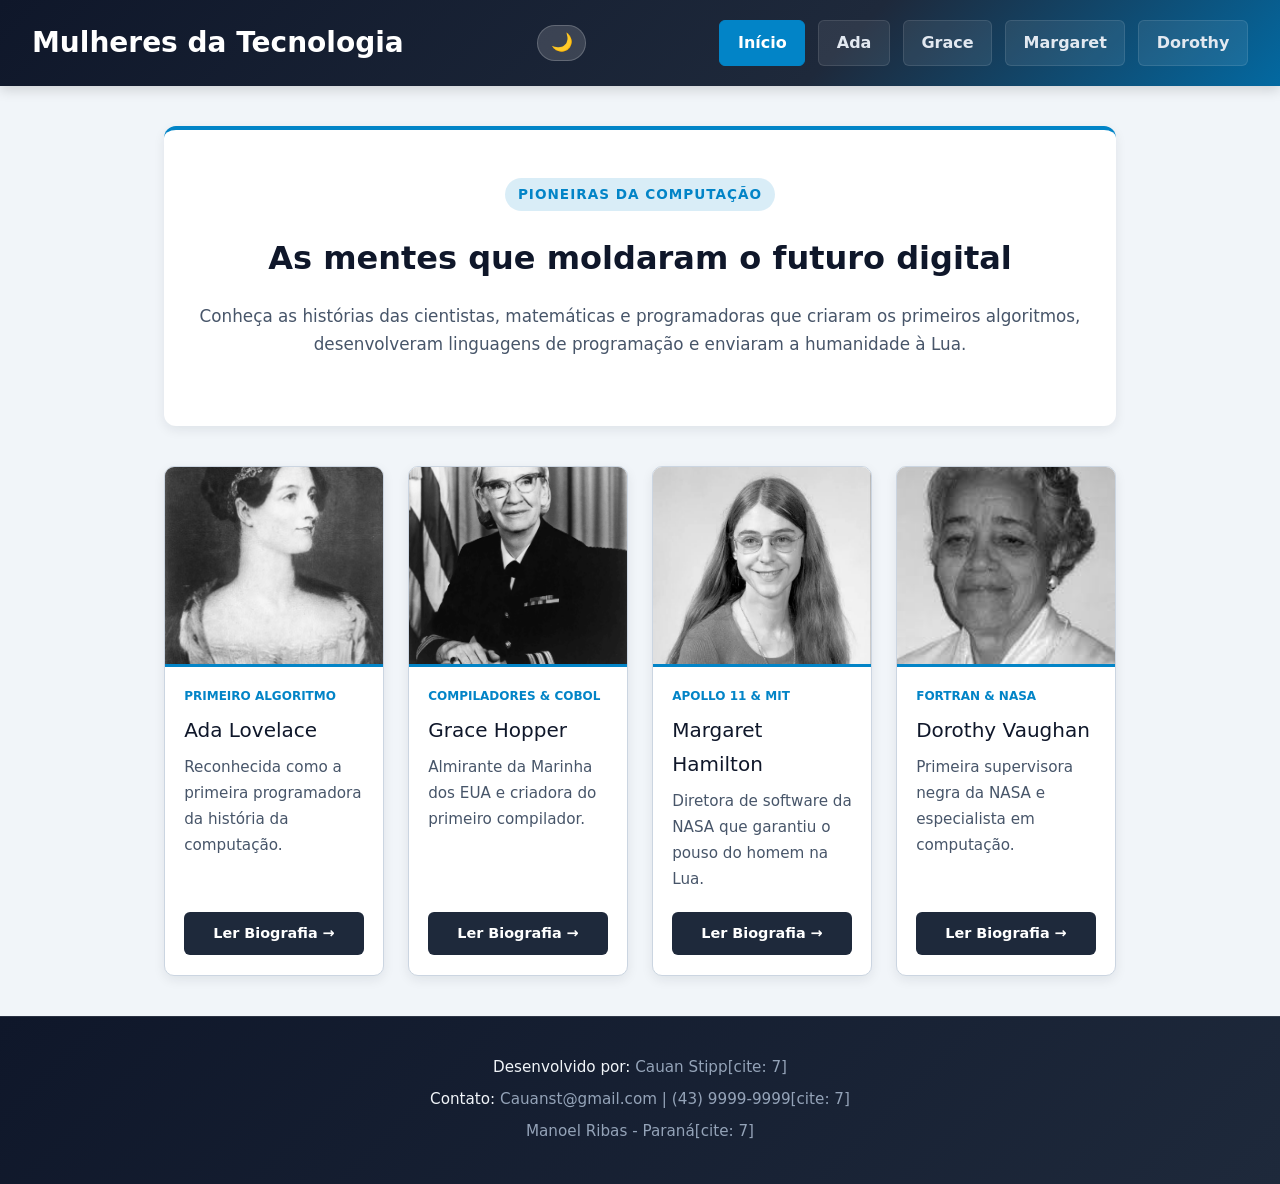
<file: index.html>
<!DOCTYPE html>
<html lang="pt-br">
<head>
    <meta charset="UTF-8">
    <meta name="viewport" content="width=device-width, initial-scale=1.0">
    <title>Mulheres da Tecnologia - Início</title>
    <link rel="stylesheet" href="reset.css">
    <link rel="stylesheet" href="style.css">
    <script src="script.js" defer></script>
</head>
<body>
    <header class="cabecalho">
        <h1 id="titulo">Mulheres da Tecnologia</h1>
        <div class="acoes-cabecalho">
            <button id="btn-tema" class="btn-tema" aria-label="Alternar tema">🌙</button>
            <button class="btn-menu" id="btn-menu" aria-label="Abrir Menu" aria-expanded="false">
                <span class="hamburguer"></span>
            </button>
        </div>
        <nav class="menu" id="menu">
            <ul>
                <li><a href="index.html">Início</a></li>
                <li><a href="ada.html">Ada</a></li>
                <li><a href="grace.html">Grace</a></li>
                <li><a href="margareth.html">Margaret</a></li>
                <li><a href="dorothy.html">Dorothy</a></li>
            </ul>
        </nav>
    </header>

    <main class="conteudo-principal">
        <section class="hero">
            <span class="hero-tag">Pioneiras da Computação</span>
            <h2>As mentes que moldaram o futuro digital</h2>
            <p class="texto">Conheça as histórias das cientistas, matemáticas e programadoras que criaram os primeiros algoritmos, desenvolveram linguagens de programação e enviaram a humanidade à Lua.</p>
        </section>

        <section class="cards-grid">
            <article class="card">
                <img src="ada.jpeg" alt="Ada Lovelace" class="card-img">
                <div class="card-body">
                    <span class="card-categoria">Primeiro Algoritmo</span>
                    <h3>Ada Lovelace</h3>
                    <p>Reconhecida como a primeira programadora da história da computação.</p>
                    <a href="ada.html" class="btn-card">Ler Biografia &rarr;</a>
                </div>
            </article>

            <article class="card">
                <img src="grace.jpg" alt="Grace Hopper" class="card-img">
                <div class="card-body">
                    <span class="card-categoria">Compiladores & COBOL</span>
                    <h3>Grace Hopper</h3>
                    <p>Almirante da Marinha dos EUA e criadora do primeiro compilador.</p>
                    <a href="grace.html" class="btn-card">Ler Biografia &rarr;</a>
                </div>
            </article>

            <article class="card">
                <img src="margaret.jpeg" alt="Margaret Hamilton" class="card-img">
                <div class="card-body">
                    <span class="card-categoria">Apollo 11 & MIT</span>
                    <h3>Margaret Hamilton</h3>
                    <p>Diretora de software da NASA que garantiu o pouso do homem na Lua.</p>
                    <a href="margareth.html" class="btn-card">Ler Biografia &rarr;</a>
                </div>
            </article>

            <article class="card">
                <img src="dorothy.jpeg" alt="Dorothy Vaughan" class="card-img">
                <div class="card-body">
                    <span class="card-categoria">FORTRAN & NASA</span>
                    <h3>Dorothy Vaughan</h3>
                    <p>Primeira supervisora negra da NASA e especialista em computação.</p>
                    <a href="dorothy.html" class="btn-card">Ler Biografia &rarr;</a>
                </div>
            </article>
        </section>
    </main>

    <footer>
        <p><b>Desenvolvido por:</b> <i>Cauan Stipp</i>[cite: 7]</p>
        <p><b>Contato:</b> <i>Cauanst@gmail.com | (43) 9999-9999</i>[cite: 7]</p>
        <p><i>Manoel Ribas - Paraná</i>[cite: 7]</p>
    </footer>
</body>
</html>
</file>
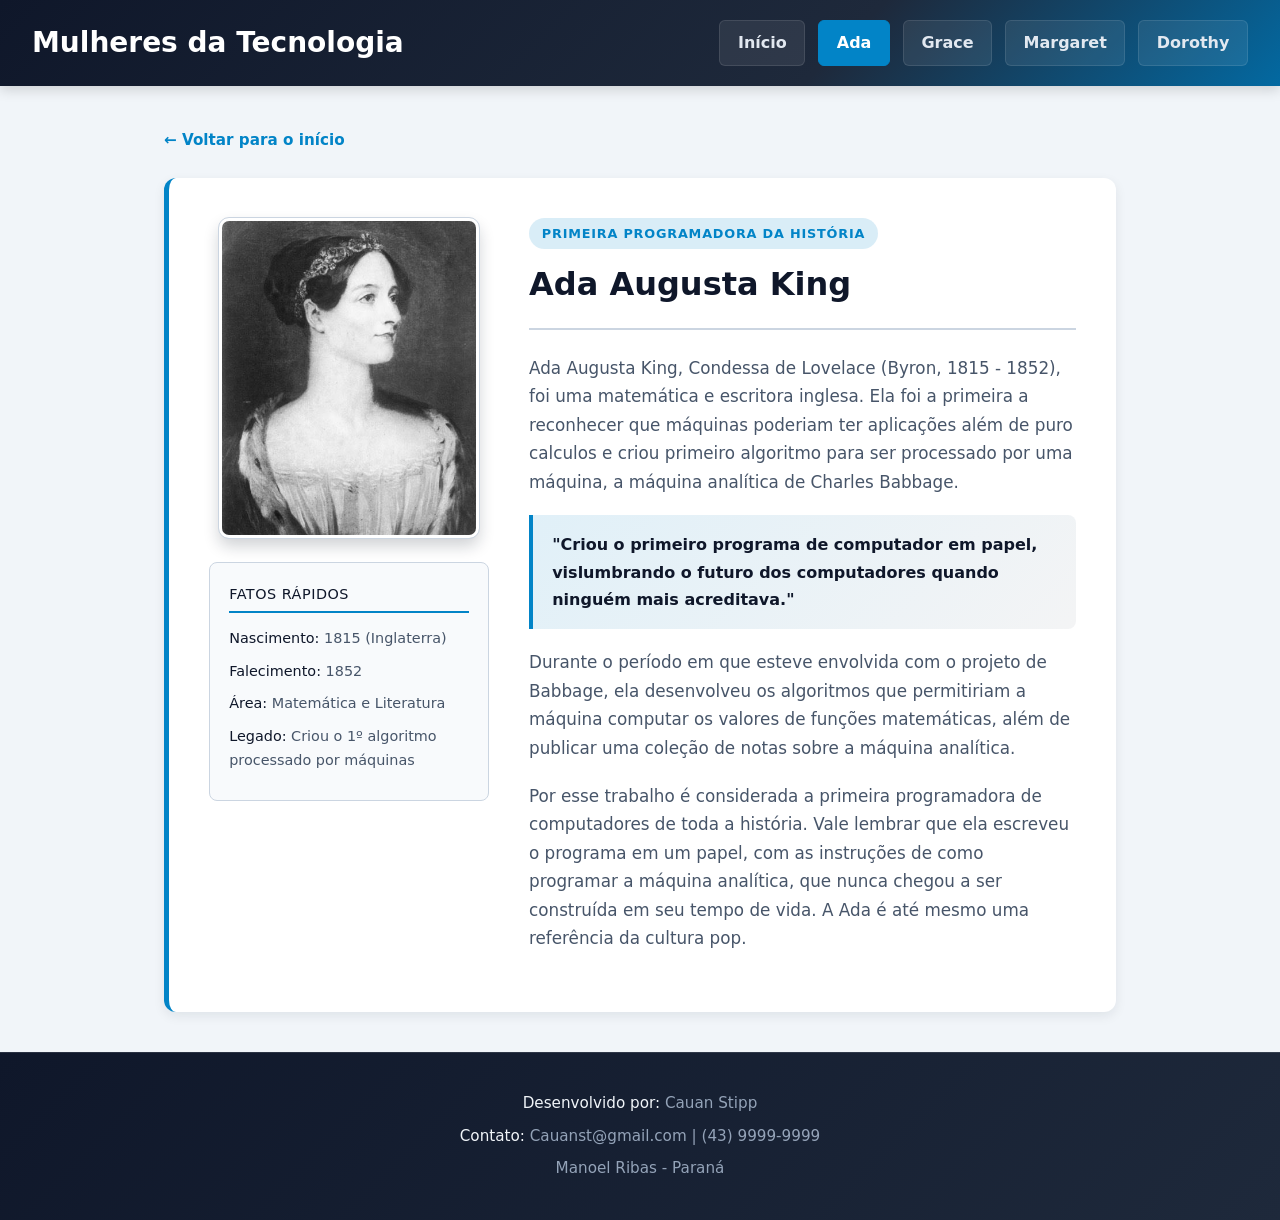
<file: ada.html>
<!DOCTYPE html>
<html lang="pt-br">
<head>
    <meta charset="UTF-8">
    <meta name="viewport" content="width=device-width, initial-scale=1.0">
    <title>Ada Augusta King - Ada Lovelace</title>
    <link rel="stylesheet" href="reset.css">
    <link rel="stylesheet" href="style.css">
    <script src="script.js" defer></script>
</head>
<body>
    <header class="cabecalho">
        <h1 id="titulo">Mulheres da Tecnologia</h1>
        <button class="btn-menu" id="btn-menu" aria-label="Abrir Menu" aria-expanded="false">
            <span class="hamburguer"></span>
        </button>
        <nav class="menu" id="menu">
            <ul>
                <li><a href="index.html">Início</a></li>
                <li><a href="ada.html">Ada</a></li>
                <li><a href="grace.html">Grace</a></li>
                <li><a href="margareth.html">Margaret</a></li>
                <li><a href="dorothy.html">Dorothy</a></li>
            </ul>
        </nav>
    </header>

    <main class="conteudo-principal">
        <div class="navegacao-voltar">
            <a href="index.html" class="btn-voltar">&larr; Voltar para o início</a>
        </div>

        <article class="perfil-conteudo">
            <div class="perfil-coluna-imagem">
                <img src="ada.jpeg" alt="Ada Lovelace" class="imgcentro">
                <div class="fatos-rapidos">
                    <h4>Fatos Rápidos</h4>
                    <ul>
                        <li><strong>Nascimento:</strong> 1815 (Inglaterra)</li>
                        <li><strong>Falecimento:</strong> 1852</li>
                        <li><strong>Área:</strong> Matemática e Literatura</li>
                        <li><strong>Legado:</strong> Criou o 1º algoritmo processado por máquinas</li>
                    </ul>
                </div>
            </div>

            <div class="bio">
                <div class="perfil-cabecalho">
                    <span class="tag-perfil">Primeira Programadora da História</span>
                    <h2 class="perfil-titulo">Ada Augusta King</h2>
                </div>

                <p class="texto">Ada Augusta King, Condessa de Lovelace (Byron, 1815 - 1852), foi uma matemática e escritora inglesa. Ela foi a primeira a reconhecer que máquinas poderiam ter aplicações além de puro calculos e criou primeiro algoritmo para ser processado por uma máquina, a máquina analítica de Charles Babbage.</p>
                
                <div class="destaque-bio">
                    "Criou o primeiro programa de computador em papel, vislumbrando o futuro dos computadores quando ninguém mais acreditava."
                </div>

                <p class="texto">Durante o período em que esteve envolvida com o projeto de Babbage, ela desenvolveu os algoritmos que permitiriam a máquina computar os valores de funções matemáticas, além de publicar uma coleção de notas sobre a máquina analítica.</p>
                <p class="texto">Por esse trabalho é considerada a primeira programadora de computadores de toda a história. Vale lembrar que ela escreveu o programa em um papel, com as instruções de como programar a máquina analítica, que nunca chegou a ser construída em seu tempo de vida. A Ada é até mesmo uma referência da cultura pop.</p>
            </div>
        </article>
    </main>

    <footer>
        <p><b>Desenvolvido por:</b> <i>Cauan Stipp</i></p>
        <p><b>Contato:</b> <i>Cauanst@gmail.com | (43) 9999-9999</i></p>
        <p><i>Manoel Ribas - Paraná</i></p>
    </footer>
</body>
</html>
</file>
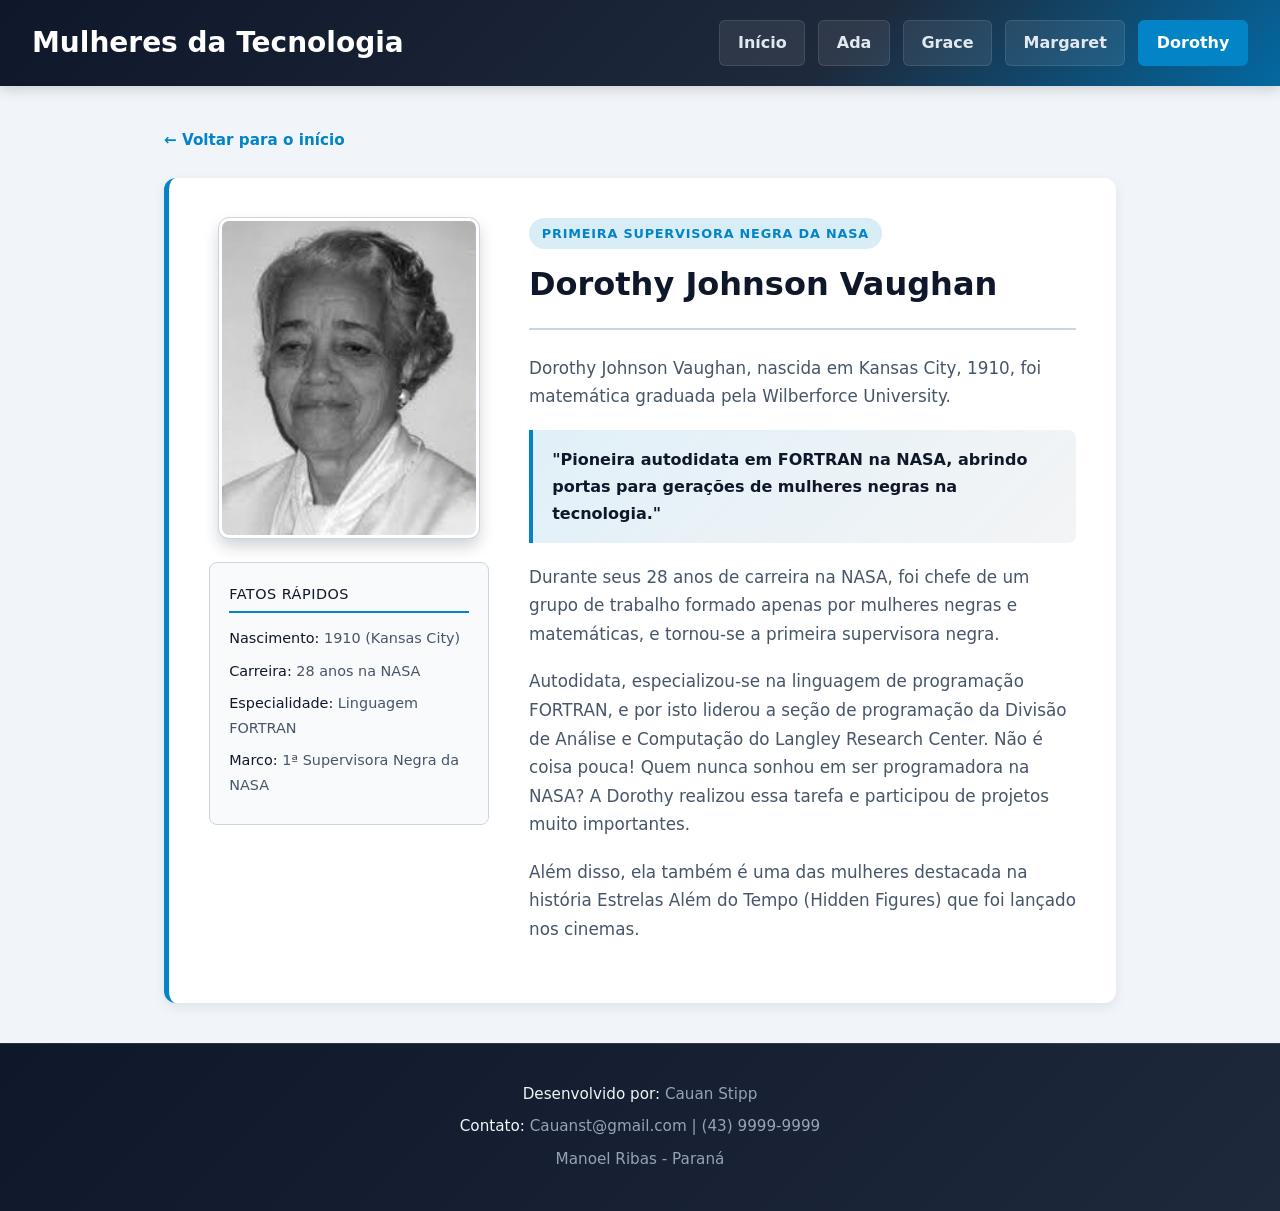
<file: dorothy.html>
<!DOCTYPE html>
<html lang="pt-br">
<head>
    <meta charset="UTF-8">
    <meta name="viewport" content="width=device-width, initial-scale=1.0">
    <title>Dorothy Johnson Vaughan</title>
    <link rel="stylesheet" href="reset.css">
    <link rel="stylesheet" href="style.css">
    <script src="script.js" defer></script>
</head>
<body>
    <header class="cabecalho">
        <h1 id="titulo">Mulheres da Tecnologia</h1>
        <button class="btn-menu" id="btn-menu" aria-label="Abrir Menu" aria-expanded="false">
            <span class="hamburguer"></span>
        </button>
        <nav class="menu" id="menu">
            <ul>
                <li><a href="index.html">Início</a></li>
                <li><a href="ada.html">Ada</a></li>
                <li><a href="grace.html">Grace</a></li>
                <li><a href="margareth.html">Margaret</a></li>
                <li><a href="dorothy.html">Dorothy</a></li>
            </ul>
        </nav>
    </header>

    <main class="conteudo-principal">
        <div class="navegacao-voltar">
            <a href="index.html" class="btn-voltar">&larr; Voltar para o início</a>
        </div>

        <article class="perfil-conteudo">
            <div class="perfil-coluna-imagem">
                <img src="dorothy.jpeg" alt="Dorothy Johnson Vaughan" class="imgcentro">
                <div class="fatos-rapidos">
                    <h4>Fatos Rápidos</h4>
                    <ul>
                        <li><strong>Nascimento:</strong> 1910 (Kansas City)</li>
                        <li><strong>Carreira:</strong> 28 anos na NASA</li>
                        <li><strong>Especialidade:</strong> Linguagem FORTRAN</li>
                        <li><strong>Marco:</strong> 1ª Supervisora Negra da NASA</li>
                    </ul>
                </div>
            </div>

            <div class="bio">
                <div class="perfil-cabecalho">
                    <span class="tag-perfil">Primeira Supervisora Negra da NASA</span>
                    <h2 class="perfil-titulo">Dorothy Johnson Vaughan</h2>
                </div>

                <p class="texto">Dorothy Johnson Vaughan, nascida em Kansas City, 1910, foi matemática graduada pela Wilberforce University.</p>

                <div class="destaque-bio">
                    "Pioneira autodidata em FORTRAN na NASA, abrindo portas para gerações de mulheres negras na tecnologia."
                </div>

                <p class="texto">Durante seus 28 anos de carreira na NASA, foi chefe de um grupo de trabalho formado apenas por mulheres negras e matemáticas, e tornou-se a primeira supervisora negra.</p>
                <p class="texto">Autodidata, especializou-se na linguagem de programação FORTRAN, e por isto liderou a seção de programação da Divisão de Análise e Computação do Langley Research Center. Não é coisa pouca! Quem nunca sonhou em ser programadora na NASA? A Dorothy realizou essa tarefa e participou de projetos muito importantes.</p>
                <p class="texto">Além disso, ela também é uma das mulheres destacada na história Estrelas Além do Tempo (Hidden Figures) que foi lançado nos cinemas.</p>
            </div>
        </article>
    </main>

    <footer>
        <p><b>Desenvolvido por:</b> <i>Cauan Stipp</i></p>
        <p><b>Contato:</b> <i>Cauanst@gmail.com | (43) 9999-9999</i></p>
        <p><i>Manoel Ribas - Paraná</i></p>
    </footer>
</body>
</html>
</file>
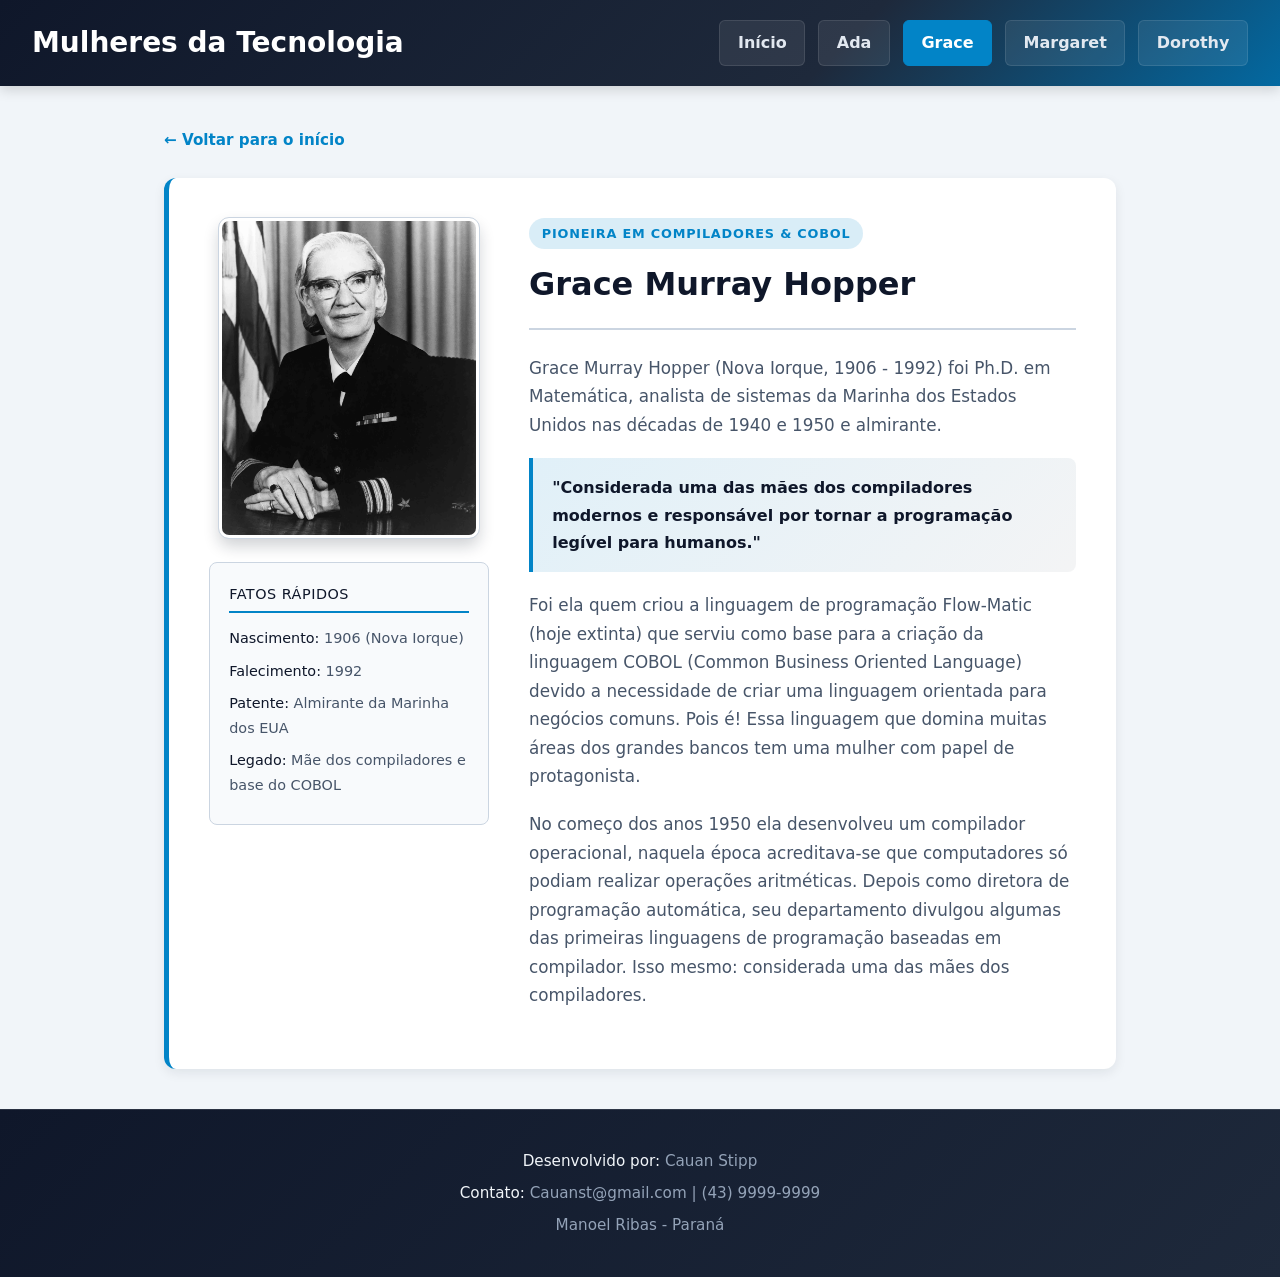
<file: grace.html>
<!DOCTYPE html>
<html lang="pt-br">
<head>
    <meta charset="UTF-8">
    <meta name="viewport" content="width=device-width, initial-scale=1.0">
    <title>Grace Murray Hopper</title>
    <link rel="stylesheet" href="reset.css">
    <link rel="stylesheet" href="style.css">
    <script src="script.js" defer></script>
</head>
<body>
    <header class="cabecalho">
        <h1 id="titulo">Mulheres da Tecnologia</h1>
        <button class="btn-menu" id="btn-menu" aria-label="Abrir Menu" aria-expanded="false">
            <span class="hamburguer"></span>
        </button>
        <nav class="menu" id="menu">
            <ul>
                <li><a href="index.html">Início</a></li>
                <li><a href="ada.html">Ada</a></li>
                <li><a href="grace.html">Grace</a></li>
                <li><a href="margareth.html">Margaret</a></li>
                <li><a href="dorothy.html">Dorothy</a></li>
            </ul>
        </nav>
    </header>

    <main class="conteudo-principal">
        <div class="navegacao-voltar">
            <a href="index.html" class="btn-voltar">&larr; Voltar para o início</a>
        </div>

        <article class="perfil-conteudo">
            <div class="perfil-coluna-imagem">
                <img src="grace.jpg" alt="Grace Murray Hopper" class="imgcentro">
                <div class="fatos-rapidos">
                    <h4>Fatos Rápidos</h4>
                    <ul>
                        <li><strong>Nascimento:</strong> 1906 (Nova Iorque)</li>
                        <li><strong>Falecimento:</strong> 1992</li>
                        <li><strong>Patente:</strong> Almirante da Marinha dos EUA</li>
                        <li><strong>Legado:</strong> Mãe dos compiladores e base do COBOL</li>
                    </ul>
                </div>
            </div>

            <div class="bio">
                <div class="perfil-cabecalho">
                    <span class="tag-perfil">Pioneira em Compiladores & COBOL</span>
                    <h2 class="perfil-titulo">Grace Murray Hopper</h2>
                </div>

                <p class="texto">Grace Murray Hopper (Nova Iorque, 1906 - 1992) foi Ph.D. em Matemática, analista de sistemas da Marinha dos Estados Unidos nas décadas de 1940 e 1950 e almirante.</p>

                <div class="destaque-bio">
                    "Considerada uma das mães dos compiladores modernos e responsável por tornar a programação legível para humanos."
                </div>

                <p class="texto">Foi ela quem criou a linguagem de programação Flow-Matic (hoje extinta) que serviu como base para a criação da linguagem COBOL (Common Business Oriented Language) devido a necessidade de criar uma linguagem orientada para negócios comuns. Pois é! Essa linguagem que domina muitas áreas dos grandes bancos tem uma mulher com papel de protagonista.</p>
                <p class="texto">No começo dos anos 1950 ela desenvolveu um compilador operacional, naquela época acreditava-se que computadores só podiam realizar operações aritméticas. Depois como diretora de programação automática, seu departamento divulgou algumas das primeiras linguagens de programação baseadas em compilador. Isso mesmo: considerada uma das mães dos compiladores.</p>
            </div>
        </article>
    </main>

    <footer>
        <p><b>Desenvolvido por:</b> <i>Cauan Stipp</i></p>
        <p><b>Contato:</b> <i>Cauanst@gmail.com | (43) 9999-9999</i></p>
        <p><i>Manoel Ribas - Paraná</i></p>
    </footer>
</body>
</html>
</file>
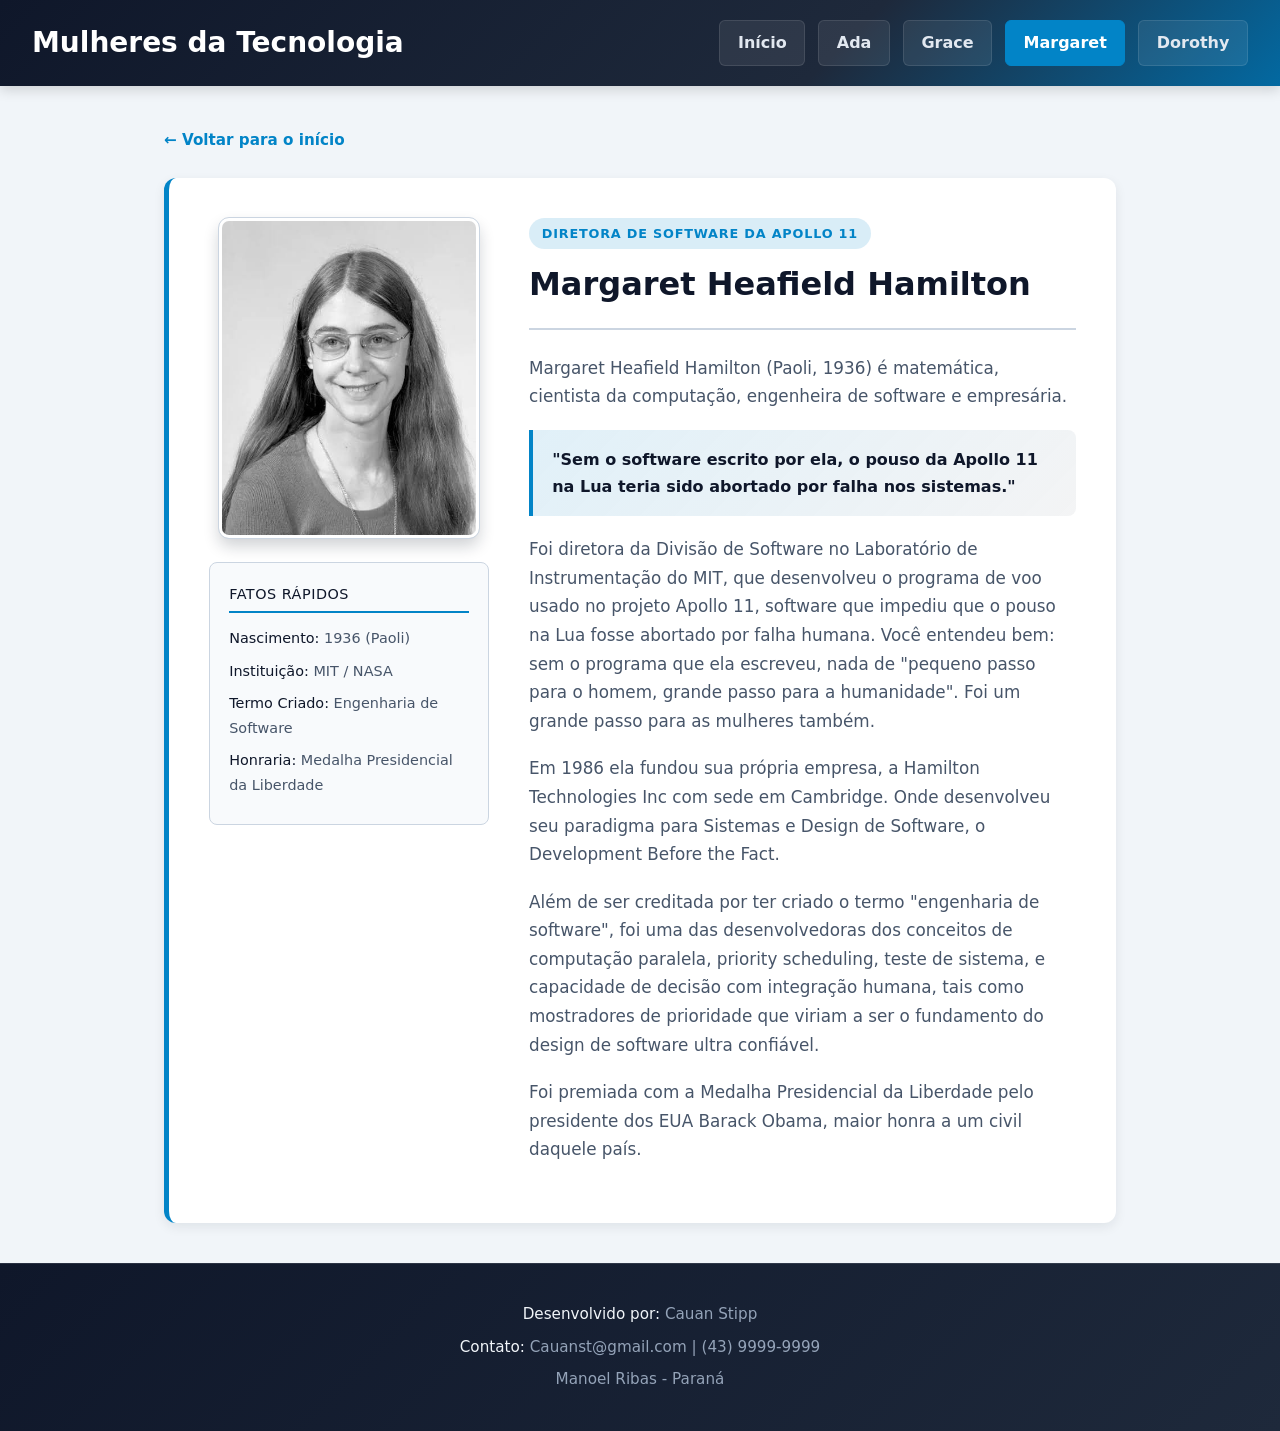
<file: margareth.html>
<!DOCTYPE html>
<html lang="pt-br">
<head>
    <meta charset="UTF-8">
    <meta name="viewport" content="width=device-width, initial-scale=1.0">
    <title>Margaret Heafield Hamilton</title>
    <link rel="stylesheet" href="reset.css">
    <link rel="stylesheet" href="style.css">
    <script src="script.js" defer></script>
</head>
<body>
    <header class="cabecalho">
        <h1 id="titulo">Mulheres da Tecnologia</h1>
        <button class="btn-menu" id="btn-menu" aria-label="Abrir Menu" aria-expanded="false">
            <span class="hamburguer"></span>
        </button>
        <nav class="menu" id="menu">
            <ul>
                <li><a href="index.html">Início</a></li>
                <li><a href="ada.html">Ada</a></li>
                <li><a href="grace.html">Grace</a></li>
                <li><a href="margareth.html">Margaret</a></li>
                <li><a href="dorothy.html">Dorothy</a></li>
            </ul>
        </nav>
    </header>

    <main class="conteudo-principal">
        <div class="navegacao-voltar">
            <a href="index.html" class="btn-voltar">&larr; Voltar para o início</a>
        </div>

        <article class="perfil-conteudo">
            <div class="perfil-coluna-imagem">
                <img src="margaret.jpeg" alt="Margaret Heafield Hamilton" class="imgcentro">
                <div class="fatos-rapidos">
                    <h4>Fatos Rápidos</h4>
                    <ul>
                        <li><strong>Nascimento:</strong> 1936 (Paoli)</li>
                        <li><strong>Instituição:</strong> MIT / NASA</li>
                        <li><strong>Termo Criado:</strong> Engenharia de Software</li>
                        <li><strong>Honraria:</strong> Medalha Presidencial da Liberdade</li>
                    </ul>
                </div>
            </div>

            <div class="bio">
                <div class="perfil-cabecalho">
                    <span class="tag-perfil">Diretora de Software da Apollo 11</span>
                    <h2 class="perfil-titulo">Margaret Heafield Hamilton</h2>
                </div>

                <p class="texto">Margaret Heafield Hamilton (Paoli, 1936) é matemática, cientista da computação, engenheira de software e empresária.</p>

                <div class="destaque-bio">
                    "Sem o software escrito por ela, o pouso da Apollo 11 na Lua teria sido abortado por falha nos sistemas."
                </div>

                <p class="texto">Foi diretora da Divisão de Software no Laboratório de Instrumentação do MIT, que desenvolveu o programa de voo usado no projeto Apollo 11, software que impediu que o pouso na Lua fosse abortado por falha humana. Você entendeu bem: sem o programa que ela escreveu, nada de "pequeno passo para o homem, grande passo para a humanidade". Foi um grande passo para as mulheres também.</p>
                <p class="texto">Em 1986 ela fundou sua própria empresa, a Hamilton Technologies Inc com sede em Cambridge. Onde desenvolveu seu paradigma para Sistemas e Design de Software, o Development Before the Fact.</p>
                <p class="texto">Além de ser creditada por ter criado o termo "engenharia de software", foi uma das desenvolvedoras dos conceitos de computação paralela, priority scheduling, teste de sistema, e capacidade de decisão com integração humana, tais como mostradores de prioridade que viriam a ser o fundamento do design de software ultra confiável.</p>
                <p class="texto">Foi premiada com a Medalha Presidencial da Liberdade pelo presidente dos EUA Barack Obama, maior honra a um civil daquele país.</p>
            </div>
        </article>
    </main>

    <footer>
        <p><b>Desenvolvido por:</b> <i>Cauan Stipp</i></p>
        <p><b>Contato:</b> <i>Cauanst@gmail.com | (43) 9999-9999</i></p>
        <p><i>Manoel Ribas - Paraná</i></p>
    </footer>
</body>
</html>
</file>
<file: style.css>
:root {
    /* Tema Claro (Padrão) */
    --cor-primaria: #0f172a;
    --cor-secundaria: #1e293b;
    --cor-destaque: #0284c7;
    --cor-destaque-hover: #0369a1;
    --cor-fundo: #f1f5f9;
    --cor-card: #ffffff;
    --cor-texto: #0f172a;
    --cor-texto-suave: #475569;
    --cor-borda: #cbd5e1;
    --cor-fatos-bg: #f8fafc;
    
    --gradiente-cabecalho: linear-gradient(135deg, #0f172a 0%, #1e293b 65%, #0369a1 100%);
    --gradiente-rodape: linear-gradient(135deg, #0f172a 0%, #1e293b 100%);
    --sombra-card: 0 4px 12px rgba(15, 23, 42, 0.08);
    --sombra-imagem: 0 8px 16px rgba(15, 23, 42, 0.2);
    
    --fonte: 'Segoe UI', system-ui, -apple-system, sans-serif;
}

/* Tema Escuro */
[data-tema="escuro"] {
    --cor-primaria: #f8fafc;
    --cor-secundaria: #0f172a;
    --cor-destaque: #38bdf8;
    --cor-destaque-hover: #7dd3fc;
    --cor-fundo: #0b1120;
    --cor-card: #1e293b;
    --cor-texto: #f8fafc;
    --cor-texto-suave: #94a3b8;
    --cor-borda: #334155;
    --cor-fatos-bg: #0f172a;

    --gradiente-cabecalho: linear-gradient(135deg, #0284c7 0%, #1e293b 65%, #0f172a 100%);
    --gradiente-rodape: linear-gradient(135deg, #0284c7 0%, #0f172a 100%);
    --sombra-card: 0 4px 12px rgba(0, 0, 0, 0.4);
    --sombra-imagem: 0 8px 16px rgba(0, 0, 0, 0.5);
}

* {
    box-sizing: border-box;
}

body {
    font-family: var(--fonte);
    background-color: var(--cor-fundo);
    color: var(--cor-texto);
    margin: 0;
    padding: 0;
    line-height: 1.7;
    display: flex;
    flex-direction: column;
    min-height: 100vh;
    transition: background-color 0.3s ease, color 0.3s ease;
}

/* Cabeçalho */
.cabecalho {
    background: var(--gradiente-cabecalho);
    color: #ffffff;
    padding: 1.2rem 2rem;
    display: flex;
    justify-content: space-between;
    align-items: center;
    position: relative;
    box-shadow: 0 4px 12px rgba(0, 0, 0, 0.15);
}

#titulo {
    margin: 0;
    font-size: 1.75rem;
    font-weight: 800;
    color: #ffffff;
}

.acoes-cabecalho {
    display: flex;
    align-items: center;
    gap: 0.8rem;
}

/* Botão Tema */
.btn-tema {
    background: rgba(255, 255, 255, 0.15);
    border: 1px solid rgba(255, 255, 255, 0.2);
    color: #ffffff;
    font-size: 1.1rem;
    padding: 0.4rem 0.8rem;
    border-radius: 20px;
    cursor: pointer;
    transition: all 0.2s ease;
}

.btn-tema:hover {
    background: var(--cor-destaque);
    border-color: var(--cor-destaque);
}

/* Menu de Navegação */
.menu ul {
    list-style: none;
    display: flex;
    gap: 0.8rem;
    margin: 0;
    padding: 0;
}

.menu a {
    color: #e2e8f0;
    text-decoration: none;
    font-weight: 600;
    padding: 0.5rem 1.1rem;
    border-radius: 6px;
    background-color: rgba(255, 255, 255, 0.08);
    transition: all 0.2s ease-in-out;
    border: 1px solid rgba(255, 255, 255, 0.1);
    display: inline-block;
}

.menu a:hover,
.menu a.ativo {
    color: #ffffff;
    background-color: var(--cor-destaque);
    border-color: var(--cor-destaque);
}

/* Botão Hambúrguer Mobile */
.btn-menu {
    display: none;
    background: none;
    border: none;
    cursor: pointer;
    padding: 0.5rem;
    z-index: 20;
}

.hamburguer {
    display: block;
    width: 28px;
    height: 3px;
    background: #ffffff;
    position: relative;
    transition: background 0.3s ease;
}

.hamburguer::before,
.hamburguer::after {
    content: '';
    display: block;
    width: 28px;
    height: 3px;
    background: #ffffff;
    position: absolute;
    transition: transform 0.3s ease, top 0.3s ease;
}

.hamburguer::before { top: -8px; }
.hamburguer::after { top: 8px; }

.btn-menu.ativo .hamburguer {
    background: transparent;
}

.btn-menu.ativo .hamburguer::before {
    top: 0;
    transform: rotate(45deg);
}

.btn-menu.ativo .hamburguer::after {
    top: 0;
    transform: rotate(-45deg);
}

/* Conteúdo Principal */
.conteudo-principal {
    flex: 1;
    max-width: 1000px;
    width: 100%;
    margin: 2.5rem auto;
    padding: 0 1.5rem;
}

/* Hero Section */
.hero {
    background: var(--cor-card);
    padding: 3rem 2rem;
    border-radius: 12px;
    box-shadow: var(--sombra-card);
    text-align: center;
    border-top: 4px solid var(--cor-destaque);
    margin-bottom: 2.5rem;
}

.hero-tag {
    display: inline-block;
    background-color: rgba(2, 132, 199, 0.15);
    color: var(--cor-destaque);
    font-weight: 700;
    font-size: 0.85rem;
    text-transform: uppercase;
    letter-spacing: 1px;
    padding: 0.3rem 0.8rem;
    border-radius: 20px;
    margin-bottom: 0.8rem;
}

.hero h2 {
    color: var(--cor-primaria);
    font-size: 2rem;
    margin: 0.5rem 0 1rem 0;
    font-weight: 800;
}

/* Grid de Cards */
.cards-grid {
    display: grid;
    grid-template-columns: repeat(auto-fit, minmax(220px, 1fr));
    gap: 1.5rem;
}

.card {
    background: var(--cor-card);
    border-radius: 10px;
    box-shadow: var(--sombra-card);
    overflow: hidden;
    display: flex;
    flex-direction: column;
    border: 1px solid var(--cor-borda);
    transition: transform 0.2s ease, box-shadow 0.2s ease;
}

.card:hover {
    transform: translateY(-5px);
    box-shadow: 0 12px 24px rgba(0, 0, 0, 0.2);
}

.card-img {
    width: 100%;
    height: 200px;
    object-fit: cover;
    border-bottom: 3px solid var(--cor-destaque);
}

.card-body {
    padding: 1.2rem;
    display: flex;
    flex-direction: column;
    flex: 1;
}

.card-categoria {
    font-size: 0.75rem;
    font-weight: 700;
    color: var(--cor-destaque);
    text-transform: uppercase;
    margin-bottom: 0.4rem;
}

.card-body h3 {
    margin: 0 0 0.5rem 0;
    font-size: 1.25rem;
    color: var(--cor-primaria);
}

.card-body p {
    font-size: 0.95rem;
    color: var(--cor-texto-suave);
    margin: 0 0 1.2rem 0;
    flex: 1;
}

.btn-card {
    display: inline-block;
    text-align: center;
    background-color: var(--cor-secundaria);
    color: #ffffff;
    text-decoration: none;
    padding: 0.6rem 1rem;
    border-radius: 6px;
    font-weight: 600;
    font-size: 0.9rem;
    transition: background-color 0.2s ease;
}

.btn-card:hover {
    background-color: var(--cor-destaque);
}

/* Páginas de Perfil */
.navegacao-voltar {
    margin-bottom: 1.5rem;
}

.btn-voltar {
    display: inline-flex;
    align-items: center;
    gap: 0.5rem;
    color: var(--cor-destaque);
    text-decoration: none;
    font-weight: 700;
    font-size: 0.95rem;
    transition: transform 0.2s ease;
}

.btn-voltar:hover {
    transform: translateX(-4px);
}

.perfil-conteudo {
    display: flex;
    gap: 2.5rem;
    background: var(--cor-card);
    padding: 2.5rem;
    border-radius: 12px;
    box-shadow: var(--sombra-card);
    border-left: 5px solid var(--cor-destaque);
}

.perfil-coluna-imagem {
    display: flex;
    flex-direction: column;
    align-items: center;
    gap: 1.5rem;
    width: 280px;
    flex-shrink: 0;
}

.imgcentro {
    width: 100%;
    max-width: 260px;
    height: 320px;
    border-radius: 10px;
    object-fit: cover;
    box-shadow: var(--sombra-imagem);
    border: 3px solid var(--cor-card);
    outline: 1px solid var(--cor-borda);
}

/* Painel de Fatos Rápidos */
.fatos-rapidos {
    background-color: var(--cor-fatos-bg);
    border: 1px solid var(--cor-borda);
    border-radius: 8px;
    padding: 1.2rem;
    width: 100%;
}

.fatos-rapidos h4 {
    margin: 0 0 0.8rem 0;
    font-size: 0.9rem;
    color: var(--cor-primaria);
    text-transform: uppercase;
    letter-spacing: 0.5px;
    border-bottom: 2px solid var(--cor-destaque);
    padding-bottom: 0.3rem;
}

.fatos-rapidos ul {
    list-style: none;
    padding: 0;
    margin: 0;
}

.fatos-rapidos li {
    font-size: 0.9rem;
    color: var(--cor-texto-suave);
    margin-bottom: 0.5rem;
}

.fatos-rapidos li strong {
    color: var(--cor-primaria);
}

.bio {
    flex: 1;
}

.perfil-cabecalho {
    margin-bottom: 1.5rem;
    border-bottom: 2px solid var(--cor-borda);
    padding-bottom: 1rem;
}

.tag-perfil {
    display: inline-block;
    background-color: rgba(2, 132, 199, 0.15);
    color: var(--cor-destaque);
    font-size: 0.8rem;
    font-weight: 700;
    text-transform: uppercase;
    letter-spacing: 0.8px;
    padding: 0.3rem 0.8rem;
    border-radius: 20px;
    margin-bottom: 0.5rem;
}

.perfil-titulo {
    margin: 0;
    font-size: 2rem;
    color: var(--cor-primaria);
    font-weight: 800;
}

.texto {
    margin-bottom: 1.2rem;
    font-size: 1.05rem;
    color: var(--cor-texto-suave);
}

.destaque-bio {
    background: linear-gradient(135deg, rgba(2, 132, 199, 0.12) 0%, rgba(30, 41, 59, 0.05) 100%);
    border-left: 4px solid var(--cor-destaque);
    padding: 1rem 1.2rem;
    margin: 1.2rem 0;
    border-radius: 0 8px 8px 0;
    font-weight: 600;
    color: var(--cor-primaria);
}

/* Rodapé */
footer {
    background: var(--gradiente-rodape);
    color: #94a3b8;
    text-align: center;
    padding: 2rem 1rem;
    margin-top: auto;
    border-top: 1px solid rgba(255, 255, 255, 0.1);
}

footer p {
    margin: 0.4rem 0;
    font-size: 0.95rem;
}

footer b {
    color: #f1f5f9;
}

/* Adaptabilidade Mobile */
@media (max-width: 768px) {
    .btn-menu {
        display: block;
    }

    .menu {
        display: none;
        width: 100%;
        position: absolute;
        top: 100%;
        left: 0;
        background: var(--cor-secundaria);
        padding: 1.5rem 0;
        box-shadow: 0 8px 16px rgba(0, 0, 0, 0.3);
        z-index: 10;
    }

    .menu.ativo {
        display: block;
        animation: meumenu 0.3s ease-out forwards;
    }

    .menu ul {
        flex-direction: column;
        align-items: center;
        gap: 0.8rem;
    }

    .menu a {
        width: 80%;
        text-align: center;
    }

    .perfil-conteudo {
        flex-direction: column;
        align-items: center;
        padding: 1.5rem;
        border-left: none;
        border-top: 5px solid var(--cor-destaque);
    }

    .perfil-coluna-imagem {
        width: 100%;
    }

    .imgcentro {
        max-width: 100%;
    }
}

@keyframes meumenu {
    from {
        opacity: 0;
        transform: translateY(-10px);
    }
    to {
        opacity: 1;
        transform: translateY(0);
    }
}
</file>
